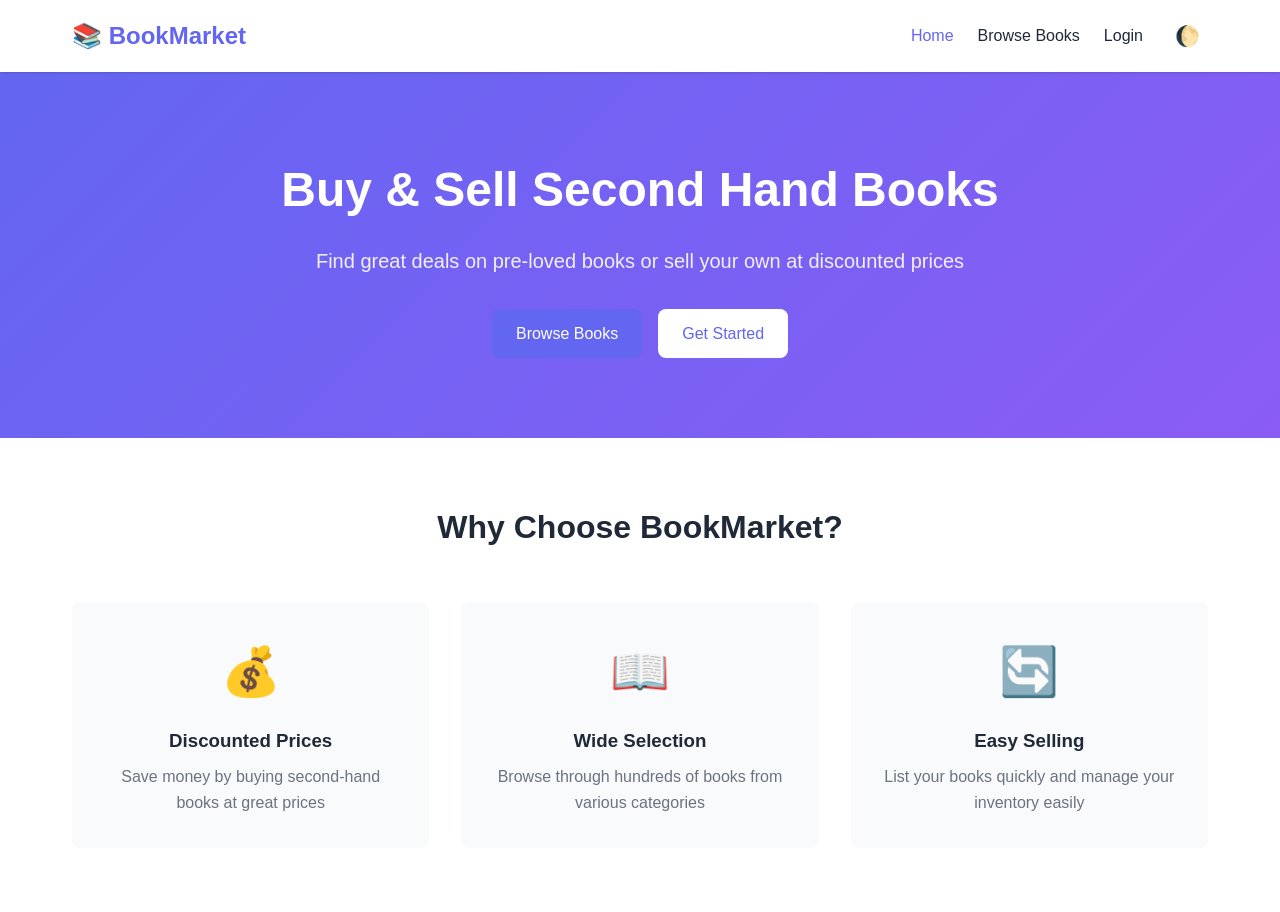
<file: templates/index.html>
<!DOCTYPE html>
<html lang="en">
<head>
    <meta charset="UTF-8">
    <meta name="viewport" content="width=device-width, initial-scale=1.0">
    <title>BookMarket - Buy & Sell Second Hand Books</title>
    <link rel="icon" type="image/png" href="/static/img/favicon.png">
    <link rel="stylesheet" href="/static/css/style.css">
    <link rel="stylesheet" href="/static/css/skeletons.css">
    <script>document.documentElement.setAttribute('data-theme', localStorage.getItem('theme') || 'light');</script>
</head>
<body>
    <nav class="navbar">
        <div class="container">
            <div class="nav-brand">
                <h1>📚 BookMarket</h1>
            </div>
            <div class="nav-links">
                <a href="/" class="nav-link active">Home</a>
                <a href="/books" class="nav-link">Browse Books</a>
                <a href="/login" class="nav-link" id="loginLink">Login</a>
                <a href="/profile" class="nav-link" id="profileLink" style="display: none;">Profile</a>
                <button class="btn-logout" id="logoutBtn" style="display: none;">Logout</button>
                <button id="themeToggleBtn" class="theme-toggle-btn">🌓</button>
            </div>
        </div>
    </nav>

    <main class="hero-section">
        <div class="container">
            <div class="hero-content">
                <h1 class="hero-title">Buy & Sell Second Hand Books</h1>
                <p class="hero-subtitle">Find great deals on pre-loved books or sell your own at discounted prices</p>
                <div class="hero-buttons">
                    <a href="/books" class="btn btn-primary">Browse Books</a>
                    <a href="/login" class="btn btn-secondary">Get Started</a>
                </div>
            </div>
        </div>
    </main>

    <section class="features-section">
        <div class="container">
            <h2 class="section-title">Why Choose BookMarket?</h2>
            <div class="features-grid">
                <div class="feature-card">
                    <div class="feature-icon">💰</div>
                    <h3>Discounted Prices</h3>
                    <p>Save money by buying second-hand books at great prices</p>
                </div>
                <div class="feature-card">
                    <div class="feature-icon">📖</div>
                    <h3>Wide Selection</h3>
                    <p>Browse through hundreds of books from various categories</p>
                </div>
                <div class="feature-card">
                    <div class="feature-icon">🔄</div>
                    <h3>Easy Selling</h3>
                    <p>List your books quickly and manage your inventory easily</p>
                </div>
            </div>
        </div>
    </section>

    <script src="/static/js/app.js"></script>
    <script>
        checkAuthStatus();
    </script>
</body>
</html>
</file>
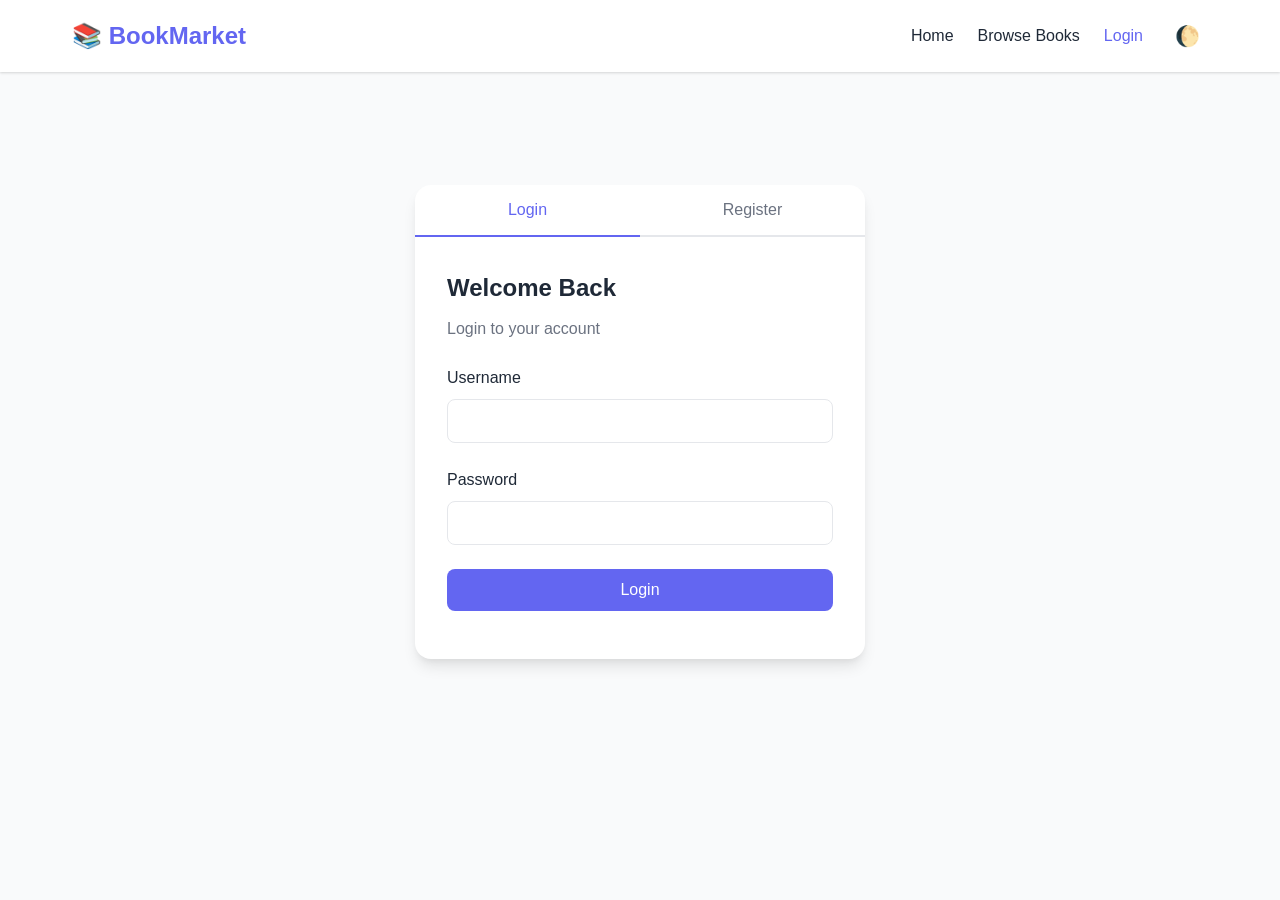
<file: templates/login.html>
<!DOCTYPE html>
<html lang="en">
<head>
    <meta charset="UTF-8">
    <meta name="viewport" content="width=device-width, initial-scale=1.0">
    <title>Login - BookMarket</title>
    <link rel="icon" type="image/png" href="/static/img/favicon.png">
    <link rel="stylesheet" href="/static/css/style.css">
    <link rel="stylesheet" href="/static/css/skeletons.css">
    <script>document.documentElement.setAttribute('data-theme', localStorage.getItem('theme') || 'light');</script>
</head>
<body>
    <nav class="navbar">
        <div class="container">
            <div class="nav-brand">
                <h1>📚 BookMarket</h1>
            </div>
            <div class="nav-links">
                <a href="/" class="nav-link">Home</a>
                <a href="/books" class="nav-link">Browse Books</a>
                <a href="/login" class="nav-link active">Login</a>
                <button id="themeToggleBtn" class="theme-toggle-btn">🌓</button>
            </div>
        </div>
    </nav>

    <main class="auth-container">
        <div class="auth-card">
            <div class="auth-tabs">
                <button class="tab-btn active" data-tab="login">Login</button>
                <button class="tab-btn" data-tab="register">Register</button>
            </div>

            <!-- Login Form -->
            <div id="loginForm" class="auth-form active">
                <h2>Welcome Back</h2>
                <p class="auth-subtitle">Login to your account</p>
                <form id="loginFormElement">
                    <div class="form-group">
                        <label for="loginUsername">Username</label>
                        <input type="text" id="loginUsername" required>
                    </div>
                    <div class="form-group">
                        <label for="loginPassword">Password</label>
                        <input type="password" id="loginPassword" required>
                    </div>
                    <button type="submit" class="btn btn-primary btn-block">Login</button>
                </form>
                <div id="loginError" class="error-message"></div>
            </div>

            <!-- Register Form -->
            <div id="registerForm" class="auth-form">
                <h2>Create Account</h2>
                <p class="auth-subtitle">Join BookMarket today</p>
                <form id="registerFormElement">
                    <div class="form-group">
                        <label for="registerUsername">Username</label>
                        <input type="text" id="registerUsername" required>
                    </div>
                    <div class="form-group">
                        <label for="registerEmail">Email</label>
                        <input type="email" id="registerEmail" required>
                    </div>
                    <div class="form-group">
                        <label for="registerFullName">Full Name</label>
                        <input type="text" id="registerFullName">
                    </div>
                    <div class="form-group">
                        <label for="registerPassword">Password</label>
                        <input type="password" id="registerPassword" required>
                    </div>
                    <button type="submit" class="btn btn-primary btn-block">Register</button>
                </form>
                <div id="registerError" class="error-message"></div>
                <div id="registerSuccess" class="success-message"></div>
            </div>
        </div>
    </main>

    <script src="/static/js/app.js"></script>
    <script>
        // Tab switching
        document.querySelectorAll('.tab-btn').forEach(btn => {
            btn.addEventListener('click', () => {
                const tab = btn.dataset.tab;
                document.querySelectorAll('.tab-btn').forEach(b => b.classList.remove('active'));
                document.querySelectorAll('.auth-form').forEach(f => f.classList.remove('active'));
                btn.classList.add('active');
                document.getElementById(tab + 'Form').classList.add('active');
            });
        });

        // Login form
        document.getElementById('loginFormElement').addEventListener('submit', async (e) => {
            e.preventDefault();
            const username = document.getElementById('loginUsername').value;
            const password = document.getElementById('loginPassword').value;
            const errorDiv = document.getElementById('loginError');
            
            try {
                const response = await fetch('/api/auth/login', {
                    method: 'POST',
                    headers: { 'Content-Type': 'application/json' },
                    body: JSON.stringify({ username, password })
                });
                
                if (response.ok) {
                    const data = await response.json();
                    localStorage.setItem('token', data.access_token);
                    window.location.href = '/books';
                } else {
                    const error = await response.json();
                    errorDiv.textContent = error.detail || 'Login failed';
                }
            } catch (error) {
                errorDiv.textContent = 'An error occurred. Please try again.';
            }
        });

        // Register form
        document.getElementById('registerFormElement').addEventListener('submit', async (e) => {
            e.preventDefault();
            const username = document.getElementById('registerUsername').value;
            const email = document.getElementById('registerEmail').value;
            const fullName = document.getElementById('registerFullName').value;
            const password = document.getElementById('registerPassword').value;
            const errorDiv = document.getElementById('registerError');
            const successDiv = document.getElementById('registerSuccess');
            
            errorDiv.textContent = '';
            successDiv.textContent = '';
            
            try {
                const response = await fetch('/api/auth/register', {
                    method: 'POST',
                    headers: { 'Content-Type': 'application/json' },
                    body: JSON.stringify({ username, email, full_name: fullName, password })
                });
                
                if (response.ok) {
                    successDiv.textContent = 'Registration successful! Please login.';
                    setTimeout(() => {
                        document.querySelector('[data-tab="login"]').click();
                    }, 1500);
                } else {
                    const error = await response.json();
                    errorDiv.textContent = error.detail || 'Registration failed';
                }
            } catch (error) {
                errorDiv.textContent = 'An error occurred. Please try again.';
            }
        });
    </script>
</body>
</html>
</file>
<file: static/css/style.css>
* {
    margin: 0;
    padding: 0;
    box-sizing: border-box;
}

:root {
    --primary-color: #6366f1;
    --primary-dark: #4f46e5;
    --secondary-color: #8b5cf6;
    --success-color: #10b981;
    --danger-color: #ef4444;
    --text-color: #1f2937;
    --text-light: #6b7280;
    --bg-color: #ffffff;
    --bg-light: #f9fafb;
    --border-color: #e5e7eb;
    --shadow: 0 1px 3px 0 rgba(0, 0, 0, 0.1), 0 1px 2px 0 rgba(0, 0, 0, 0.06);
    --shadow-lg: 0 10px 15px -3px rgba(0, 0, 0, 0.1), 0 4px 6px -2px rgba(0, 0, 0, 0.05);
}

body {
    font-family: -apple-system, BlinkMacSystemFont, 'Segoe UI', Roboto, 'Helvetica Neue', Arial, sans-serif;
    color: var(--text-color);
    background-color: var(--bg-light);
    line-height: 1.6;
}

.container {
    max-width: 1200px;
    margin: 0 auto;
    padding: 0 1rem;
}

@media (min-width: 640px) {
    .container {
        padding: 0 2rem;
    }
}

/* Navbar */
.navbar {
    background: var(--bg-color);
    box-shadow: var(--shadow);
    padding: 1rem 0;
    position: sticky;
    top: 0;
    z-index: 100;
}

.navbar .container {
    display: flex;
    justify-content: space-between;
    align-items: center;
}

.nav-brand h1 {
    font-size: 1.5rem;
    color: var(--primary-color);
}

.nav-links {
    display: flex;
    gap: 1.5rem;
    align-items: center;
}

.nav-link {
    text-decoration: none;
    color: var(--text-color);
    font-weight: 500;
    transition: color 0.3s;
}

.nav-link:hover,
.nav-link.active {
    color: var(--primary-color);
}

.btn-logout {
    background: var(--danger-color);
    color: white;
    border: none;
    padding: 0.5rem 1rem;
    border-radius: 0.5rem;
    cursor: pointer;
    font-weight: 500;
    transition: background 0.3s;
}

.btn-logout:hover {
    background: #dc2626;
}

/* Hero Section */
.hero-section {
    background: linear-gradient(135deg, var(--primary-color) 0%, var(--secondary-color) 100%);
    color: white;
    padding: 5rem 0;
    text-align: center;
}

.hero-content {
    max-width: 800px;
    margin: 0 auto;
}

.hero-title {
    font-size: 3rem;
    margin-bottom: 1rem;
    font-weight: 700;
}

.hero-subtitle {
    font-size: 1.25rem;
    margin-bottom: 2rem;
    opacity: 0.9;
}

.hero-buttons {
    display: flex;
    gap: 1rem;
    justify-content: center;
}

/* Buttons */
.btn {
    padding: 0.75rem 1.5rem;
    border: none;
    border-radius: 0.5rem;
    font-size: 1rem;
    font-weight: 500;
    cursor: pointer;
    transition: transform 0.15s ease, box-shadow 0.15s ease, background 0.2s ease;
    text-decoration: none;
    display: inline-block;
}

.btn:active {
    transform: scale(0.96);
}

.btn-primary {
    background: var(--primary-color);
    color: white;
}

.btn-primary:hover {
    background: var(--primary-dark);
    transform: translateY(-2px);
    box-shadow: var(--shadow-lg);
}

.btn-secondary {
    background: white;
    color: var(--primary-color);
}

.btn-secondary:hover {
    background: var(--bg-light);
}

.btn-block {
    width: 100%;
}

.btn-small {
    padding: 0.5rem 1rem;
    font-size: 0.875rem;
}

.btn-danger {
    background: var(--danger-color);
    color: white;
}

.btn-danger:hover {
    background: #dc2626;
}

/* Features Section */
.features-section {
    padding: 4rem 0;
    background: var(--bg-color);
}

.section-title {
    text-align: center;
    font-size: 2rem;
    margin-bottom: 3rem;
    color: var(--text-color);
}

.features-grid {
    display: grid;
    grid-template-columns: repeat(auto-fit, minmax(250px, 1fr));
    gap: 2rem;
}

.feature-card {
    text-align: center;
    padding: 2rem;
    background: var(--bg-light);
    border-radius: 0.5rem;
    transition: transform 0.3s;
}

.feature-card:hover {
    transform: translateY(-5px);
}

.feature-icon {
    font-size: 3rem;
    margin-bottom: 1rem;
}

.feature-card h3 {
    margin-bottom: 0.5rem;
    color: var(--text-color);
}

.feature-card p {
    color: var(--text-light);
}

/* Auth Pages */
.auth-container {
    min-height: calc(100vh - 200px);
    display: flex;
    align-items: center;
    justify-content: center;
    padding: 2rem 0;
}

.auth-card {
    background: var(--bg-color);
    border-radius: 1rem;
    box-shadow: var(--shadow-lg);
    width: 100%;
    max-width: 450px;
    overflow: hidden;
}

.auth-tabs {
    display: flex;
    border-bottom: 2px solid var(--border-color);
}

.tab-btn {
    flex: 1;
    padding: 1rem;
    background: none;
    border: none;
    cursor: pointer;
    font-size: 1rem;
    font-weight: 500;
    color: var(--text-light);
    transition: all 0.3s;
}

.tab-btn.active {
    color: var(--primary-color);
    border-bottom: 2px solid var(--primary-color);
    margin-bottom: -2px;
}

.auth-form {
    padding: 2rem;
    display: none;
}

.auth-form.active {
    display: block;
}

.auth-form h2 {
    margin-bottom: 0.5rem;
    color: var(--text-color);
}

.auth-subtitle {
    color: var(--text-light);
    margin-bottom: 1.5rem;
}

.form-group {
    margin-bottom: 1.5rem;
}

.form-group label {
    display: block;
    margin-bottom: 0.5rem;
    color: var(--text-color);
    font-weight: 500;
}

.form-group input,
.form-group textarea,
.form-group select {
    width: 100%;
    padding: 0.75rem;
    border: 1px solid var(--border-color);
    border-radius: 0.5rem;
    font-size: 1rem;
    transition: border-color 0.3s;
}

.form-group input:focus,
.form-group textarea:focus,
.form-group select:focus {
    outline: none;
    border-color: var(--primary-color);
}

.form-row {
    display: grid;
    grid-template-columns: 1fr 1fr;
    gap: 1rem;
}

.error-message {
    color: var(--danger-color);
    margin-top: 1rem;
    font-size: 0.875rem;
}

.success-message {
    color: var(--success-color);
    margin-top: 1rem;
    font-size: 0.875rem;
}

/* Books Page */
.page-header {
    display: flex;
    justify-content: space-between;
    align-items: center;
    margin: 2rem 0;
}

.page-header h1 {
    font-size: 2rem;
    color: var(--text-color);
}

.books-grid {
    display: grid;
    grid-template-columns: repeat(auto-fill, minmax(280px, 1fr));
    gap: 2rem;
    margin: 2rem 0;
}

.book-card {
    background: var(--bg-color);
    border-radius: 0.5rem;
    overflow: hidden;
    box-shadow: var(--shadow);
    transition: transform 0.25s ease, box-shadow 0.25s ease;
    position: relative;
}

.book-card:hover {
    transform: translateY(-8px) scale(1.02);
    box-shadow: var(--shadow-lg);
}

.book-image img {
    transition: transform 0.3s ease;
}

.book-card:hover .book-image img {
    transform: scale(1.08);
}

.book-card.sold {
    opacity: 0.7;
}

.sold-badge {
    position: absolute;
    top: 10px;
    right: 10px;
    background: var(--danger-color);
    color: white;
    padding: 0.25rem 0.75rem;
    border-radius: 0.25rem;
    font-size: 0.75rem;
    font-weight: 600;
    z-index: 10;
}

.discount-badge {
    position: absolute;
    top: 10px;
    left: 10px;
    background: var(--success-color);
    color: white;
    padding: 0.25rem 0.75rem;
    border-radius: 0.25rem;
    font-size: 0.75rem;
    font-weight: 600;
    z-index: 10;
}

.book-image {
    width: 100%;
    height: 250px;
    background: var(--bg-light);
    display: flex;
    align-items: center;
    justify-content: center;
    overflow: hidden;
}

.book-image img {
    width: 100%;
    height: 100%;
    object-fit: cover;
}

.book-placeholder {
    font-size: 4rem;
    color: var(--text-light);
}

.book-info {
    padding: 1.5rem;
}

.book-info h3 {
    margin-bottom: 0.5rem;
    color: var(--text-color);
    font-size: 1.25rem;
}

.book-author {
    color: var(--text-light);
    margin-bottom: 0.5rem;
}

.book-condition,
.book-category {
    color: var(--text-light);
    font-size: 0.875rem;
    margin-bottom: 0.25rem;
}

.book-price {
    margin-top: 1rem;
    display: flex;
    align-items: center;
    gap: 0.5rem;
}

.price {
    font-size: 1.5rem;
    font-weight: 700;
    color: var(--primary-color);
}

.original-price {
    font-size: 1rem;
    color: var(--text-light);
    text-decoration: line-through;
}

.book-actions {
    margin-top: 1rem;
    display: flex;
    gap: 0.5rem;
}

.loading-message,
.no-books-message {
    text-align: center;
    padding: 3rem;
    color: var(--text-light);
}

/* Profile Page */
.profile-header {
    margin: 2rem 0;
}

.user-info-card {
    background: var(--bg-color);
    padding: 2rem;
    border-radius: 0.5rem;
    box-shadow: var(--shadow);
    display: flex;
    align-items: center;
    gap: 1.5rem;
    margin-top: 1rem;
}

.user-avatar {
    width: 80px;
    height: 80px;
    border-radius: 50%;
    background: var(--primary-color);
    display: flex;
    align-items: center;
    justify-content: center;
    font-size: 2.5rem;
    color: white;
}

.user-details h2 {
    margin-bottom: 0.25rem;
    color: var(--text-color);
}

.user-details p {
    color: var(--text-light);
}

.profile-tabs {
    display: flex;
    gap: 1rem;
    margin: 2rem 0;
    border-bottom: 2px solid var(--border-color);
}

.profile-tabs .tab-btn {
    padding: 0.75rem 1.5rem;
    background: none;
    border: none;
    cursor: pointer;
    font-size: 1rem;
    font-weight: 500;
    color: var(--text-light);
    border-bottom: 2px solid transparent;
    margin-bottom: -2px;
    transition: all 0.3s;
}

.profile-tabs .tab-btn.active {
    color: var(--primary-color);
    border-bottom-color: var(--primary-color);
}

/* Modal */
.modal {
    display: none;
    position: fixed;
    z-index: 1000;
    left: 0;
    top: 0;
    width: 100%;
    height: 100%;
    background-color: rgba(0, 0, 0, 0.5);
    overflow: auto;
}

.modal-content {
    background-color: var(--bg-color);
    margin: 5% auto;
    padding: 2rem;
    border-radius: 0.5rem;
    width: 90%;
    max-width: 600px;
    position: relative;
    max-height: 90vh;
    overflow-y: auto;
}

.close {
    position: absolute;
    right: 1rem;
    top: 1rem;
    font-size: 2rem;
    font-weight: bold;
    color: var(--text-light);
    cursor: pointer;
    transition: color 0.3s;
}

.close:hover {
    color: var(--text-color);
}

/* Fade-in Animation */
.fade-in {
    opacity: 0;
    transform: translateY(20px);
    animation: fadeInUp 0.6s ease forwards;
}

.book-card:nth-child(1) { animation-delay: 0.1s; }
.book-card:nth-child(2) { animation-delay: 0.2s; }
.book-card:nth-child(3) { animation-delay: 0.3s; }
.book-card:nth-child(4) { animation-delay: 0.4s; }

@keyframes fadeInUp {
    to {
        opacity: 1;
        transform: translateY(0);
    }
}

/* Theme Toggle Button */
.theme-toggle-btn {
    background: transparent;
    border: none;
    font-size: 1.25rem;
    cursor: pointer;
    padding: 0.5rem;
    border-radius: 50%;
    display: flex;
    align-items: center;
    justify-content: center;
    color: var(--text-color);
    transition: transform 0.3s cubic-bezier(0.4, 0, 0.2, 1), background 0.3s;
}

.theme-toggle-btn:hover {
    background: var(--bg-color);
    transform: scale(1.1) rotate(15deg);
}

/* Dark Theme Overrides */
[data-theme="dark"] {
    --primary-color: #818cf8;
    --primary-hover: #6366f1;
    --bg-light: #0f172a;
    --bg-color: #1e293b;
    --text-color: #f8fafc;
    --text-light: #94a3b8;
    --border-color: rgba(255, 255, 255, 0.1);
    --shadow-sm: 0 1px 2px 0 rgba(0, 0, 0, 0.5);
    --shadow-md: 0 4px 6px -1px rgba(0, 0, 0, 0.5), 0 2px 4px -2px rgba(0, 0, 0, 0.5);
    --shadow-lg: 0 10px 15px -3px rgba(0, 0, 0, 0.5);
}

[data-theme="dark"] .navbar {
    background: rgba(30, 41, 59, 0.8);
    border-bottom: 1px solid rgba(255, 255, 255, 0.05);
}

[data-theme="dark"] .feature-card,
[data-theme="dark"] .book-card,
[data-theme="dark"] .user-info-card,
[data-theme="dark"] .form-container,
[data-theme="dark"] .modal-content {
    background: #1e293b;
    border: 1px solid rgba(255, 255, 255, 0.05);
}

[data-theme="dark"] .tab-btn {
    color: var(--text-light);
}

[data-theme="dark"] .tab-btn.active {
    color: var(--primary-color);
}

[data-theme="dark"] input,
[data-theme="dark"] select,
[data-theme="dark"] textarea {
    background: #0f172a;
    color: #f8fafc;
    border-color: rgba(255, 255, 255, 0.1);
}

[data-theme="dark"] input:disabled {
    background: #1e293b;
}

[data-theme="dark"] .skeleton {
    background-color: #334155;
}

/* Responsive */
@media (max-width: 768px) {
    .hero-title {
        font-size: 2rem;
    }

    .hero-buttons {
        flex-direction: column;
    }

    .nav-links {
        gap: 1rem;
        flex-wrap: wrap;
        justify-content: center;
    }

    .books-grid {
        grid-template-columns: 1fr;
    }

    .form-row {
        grid-template-columns: 1fr;
    }

    .page-header {
        flex-direction: column;
        align-items: flex-start;
        gap: 1rem;
    }

    .navbar .container {
        flex-direction: column;
        gap: 1rem;
    }
}

@media (max-width: 640px) {
    .hero-title {
        font-size: 1.8rem;
    }

    .hero-subtitle {
        font-size: 1rem;
    }

    .hero-section {
        padding: 3rem 0;
    }

    .book-image {
        height: 200px;
    }

    .modal-content {
        margin: 10% 1rem;
        padding: 1.5rem;
    }
}

@media (max-width: 480px) {
    .btn {
        width: 100%;
        text-align: center;
    }
}
</file>
<file: static/css/skeletons.css>
/* Skeleton Loaders Framework */

@keyframes skeleton-pulse {
    0% { opacity: 1; }
    50% { opacity: 0.5; }
    100% { opacity: 1; }
}

.skeleton {
    animation: skeleton-pulse 1.5s cubic-bezier(0.4, 0, 0.6, 1) infinite;
    background-color: #e2e8f0;
}

.skeleton-card {
    display: flex;
    flex-direction: column;
    padding: 0;
    pointer-events: none; /* prevent ghost interactions */
}

.skeleton-img {
    width: 100%;
    height: 320px;
    border-radius: 1rem 1rem 0 0;
}

.skeleton-info {
    padding: 1.5rem;
    display: flex;
    flex-direction: column;
    gap: 0.5rem;
}

.skeleton-title {
    width: 80%;
    height: 1.5rem;
    border-radius: 0.25rem;
    margin-bottom: 0.25rem;
}

.skeleton-author {
    width: 50%;
    height: 1rem;
    border-radius: 0.25rem;
    margin-bottom: 0.25rem;
}

.skeleton-text {
    width: 40%;
    height: 0.875rem;
    border-radius: 0.25rem;
}

.skeleton-price {
    width: 30%;
    height: 1.5rem;
    border-radius: 0.25rem;
    margin-top: 0.75rem;
}

.skeleton-btn {
    width: 100%;
    height: 48px;
    border-radius: 0.75rem;
    margin-top: 0.5rem;
}
</file>
